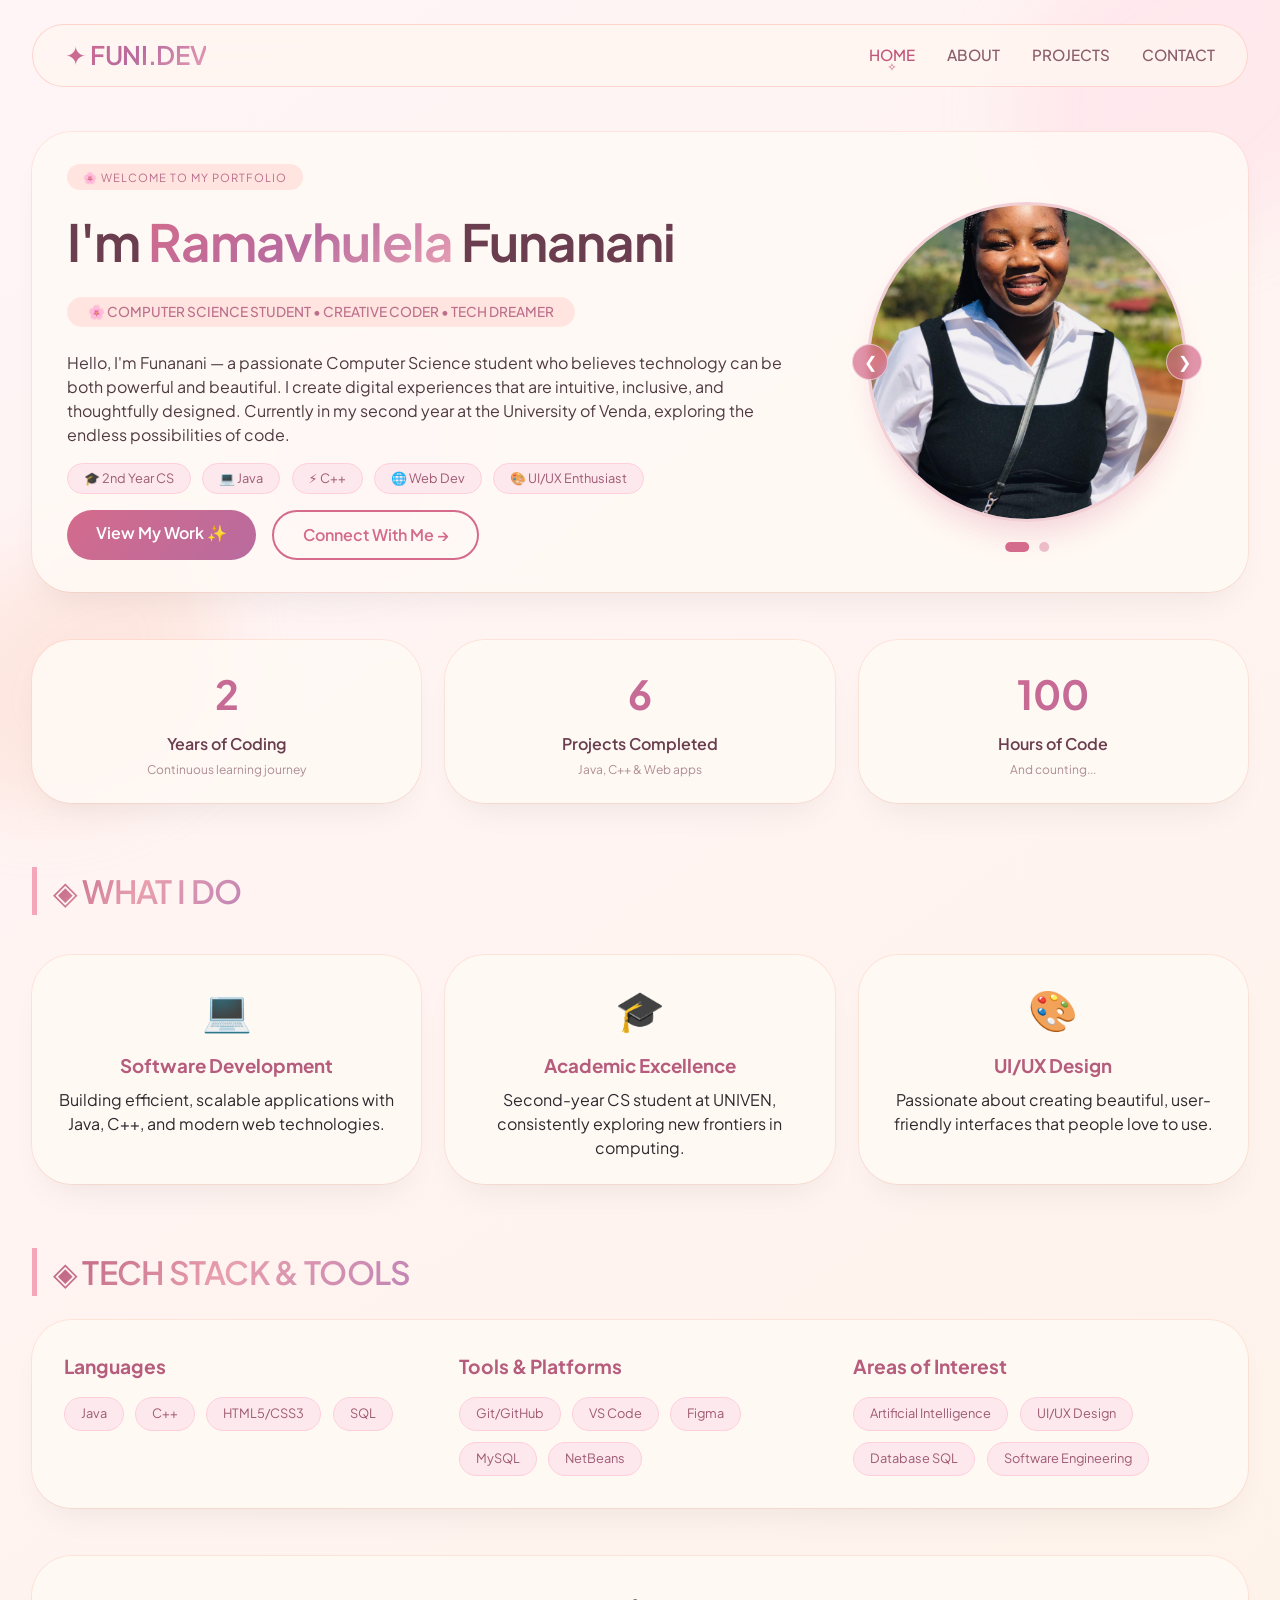
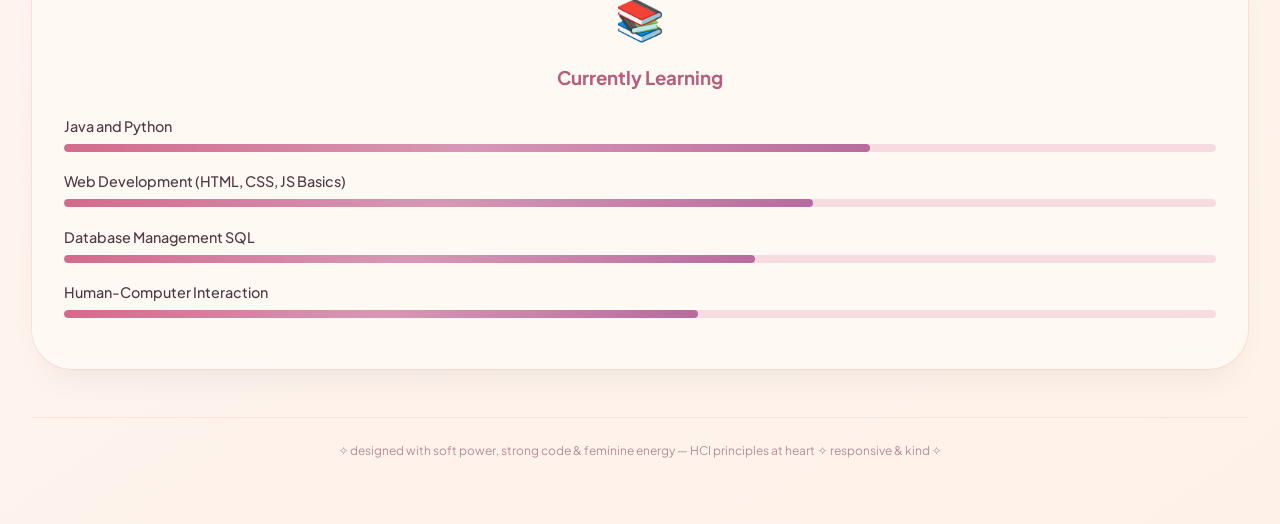
<file: index.html>
<!DOCTYPE html>
<html lang="en">
<head>
  <meta charset="UTF-8">
  <meta name="viewport" content="width=device-width, initial-scale=1.0, user-scalable=yes">
  <title>Ramavhulela Funanani | Home</title>
  <link rel="stylesheet" href="css/style.css">
  <link href="https://fonts.googleapis.com/css2?family=Plus+Jakarta+Sans:wght@300;400;500;600;700;800&family=Quicksand:wght@300;400;500;600;700&family=Inter:wght@300;400;500;600;700&display=swap" rel="stylesheet">
</head>
<body>
  <div class="petal petal1"></div>
  <div class="petal petal2"></div>
  <div class="petal petal3"></div>

  <div class="container">
    <nav>
      <div class="logo">✦ FUNI.DEV</div>
      <div class="nav-links">
        <a href="index.html" class="active">HOME</a>
        <a href="about.html">ABOUT</a>
        <a href="projects.html">PROJECTS</a>
        <a href="contact.html">CONTACT</a>
      </div>
      <div class="menu-toggle" id="menuToggle">☰</div>
    </nav>

    <!-- Hero Section with Round Image Slider -->
    <section id="home">
      <div class="velvet-card hero-bloom">
        <div class="hero-text">
          <div class="greeting-badge animate-fade-in">🌸 WELCOME TO MY PORTFOLIO</div>
          <h1 class="animate-slide-up">I'm <span class="gradient-text">Ramavhulela</span> Funanani</h1>
          <div class="flower-tag animate-fade-in-delay">🌸 COMPUTER SCIENCE STUDENT • CREATIVE CODER • TECH DREAMER</div>
          <div class="hero-bio animate-slide-up-delay">
            Hello, I'm Funanani — a passionate Computer Science student who believes technology can be both powerful and beautiful. I create digital experiences that are intuitive, inclusive, and thoughtfully designed. Currently in my second year at the University of Venda, exploring the endless possibilities of code.
          </div>
          <div class="hero-badges animate-fade-in">
            <span class="badge">🎓 2nd Year CS</span>
            <span class="badge">💻 Java</span>
            <span class="badge">⚡ C++</span>
            <span class="badge">🌐 Web Dev</span>
            <span class="badge">🎨 UI/UX Enthusiast</span>
          </div>
          <div class="hero-buttons animate-slide-up">
            <a href="projects.html" class="cta-btn primary">View My Work ✨</a>
            <a href="contact.html" class="cta-btn secondary">Connect With Me →</a>
          </div>
        </div>
        
        <!-- Round Image Slider - Larger & Interchanging -->
        <div class="hero-photo">
          <div class="round-slider-container">
            <div class="round-slider" id="heroSlider">
              <div class="round-slide active">
                <div class="round-image-frame">
                  <img src="images/pic1.jpeg" alt="Ramavhulela Funanani Portrait" class="round-image" onerror="this.src='https://images.unsplash.com/photo-1580489944761-15a19d654956?w=400&h=400&fit=crop'">
                  <div class="image-overlay">
                    <span class="overlay-text">Dream. Code. Create.</span>
                  </div>
                </div>
              </div>
              <div class="round-slide">
                <div class="round-image-frame">
                  <img src="images/pic2.jpeg" alt="Ramavhulela Coding" class="round-image" onerror="this.src='https://images.unsplash.com/photo-1515378960530-7c0da6231fb1?w=400&h=400&fit=crop'">
                  <div class="image-overlay">
                    <span class="overlay-text">Code with Passion</span>
                  </div>
                </div>
              </div>
            </div>
            <button class="round-slider-btn round-prev" aria-label="Previous">❮</button>
            <button class="round-slider-btn round-next" aria-label="Next">❯</button>
            <div class="round-slider-dots" id="heroDots">
              <span class="round-dot active"></span>
              <span class="round-dot"></span>
            </div>
          </div>
        </div>
      </div>
    </section>

    <!-- Quick Stats Section with Animations -->
    <section class="stats-section">
      <div class="stats-grid">
        <div class="stat-card velvet-card animate-on-scroll">
          <div class="stat-number" data-target="2">0</div>
          <div class="stat-label">Years of Coding</div>
          <div class="stat-desc">Continuous learning journey</div>
        </div>
        <div class="stat-card velvet-card animate-on-scroll">
          <div class="stat-number" data-target="6">0</div>
          <div class="stat-label">Projects Completed</div>
          <div class="stat-desc">Java, C++ & Web apps</div>
        </div>
       
        <div class="stat-card velvet-card animate-on-scroll">
          <div class="stat-number" data-target="100">0<span style="font-size:1.5rem;">+</span></div>
          <div class="stat-label">Hours of Code</div>
          <div class="stat-desc">And counting...</div>
        </div>
      </div>
    </section>

    <!-- What I Do - Highlights -->
    <section class="highlights">
      <h2 class="section-title animate-on-scroll">◈ WHAT I DO</h2>
      <div class="highlights-grid">
        <div class="highlight-card velvet-card animate-on-scroll">
          <div class="highlight-icon">💻</div>
          <h3>Software Development</h3>
          <p>Building efficient, scalable applications with Java, C++, and modern web technologies.</p>
          <div class="hover-glow"></div>
        </div>
        <div class="highlight-card velvet-card animate-on-scroll">
          <div class="highlight-icon">🎓</div>
          <h3>Academic Excellence</h3>
          <p>Second-year CS student at UNIVEN, consistently exploring new frontiers in computing.</p>
          <div class="hover-glow"></div>
        </div>
        <div class="highlight-card velvet-card animate-on-scroll">
          <div class="highlight-icon">🎨</div>
          <h3>UI/UX Design</h3>
          <p>Passionate about creating beautiful, user-friendly interfaces that people love to use.</p>
          <div class="hover-glow"></div>
        </div>
      </div>
    </section>

    <!-- Tech Stack Section -->
    <section class="tech-stack-section">
      <h2 class="section-title animate-on-scroll">◈ TECH STACK & TOOLS</h2>
      <div class="velvet-card tech-grid animate-on-scroll">
        <div class="tech-category">
          <h3>Languages</h3>
          <div class="tech-items">
            <span class="tech-item">Java</span>
            <span class="tech-item">C++</span>
            <span class="tech-item">HTML5/CSS3</span>
            <span class="tech-item">SQL</span>
          </div>
        </div>
        <div class="tech-category">
          <h3>Tools & Platforms</h3>
          <div class="tech-items">
            <span class="tech-item">Git/GitHub</span>
            <span class="tech-item">VS Code</span>
            <span class="tech-item">Figma</span>
            <span class="tech-item">MySQL</span>
            <span class="tech-item">NetBeans</span>
          </div>
        </div>
        <div class="tech-category">
          <h3>Areas of Interest</h3>
          <div class="tech-items">
            <span class="tech-item">Artificial Intelligence</span>
            <span class="tech-item">UI/UX Design</span>
            <span class="tech-item">Database SQL</span>
            <span class="tech-item">Software Engineering</span>
          </div>
        </div>
      </div>
    </section>

    <!-- Currently Learning Section -->
    <section class="learning-section">
      <div class="velvet-card learning-card animate-on-scroll">
        <div class="learning-icon">📚</div>
        <h3>Currently Learning</h3>
        <div class="learning-items">
          <div class="learning-item">
            <span class="learning-name">Java and Python</span>
            <div class="progress-bar"><div class="progress" style="width: 70%"></div></div>
          </div>
          <div class="learning-item">
            <span class="learning-name">Web Development (HTML, CSS, JS Basics)</span>
            <div class="progress-bar"><div class="progress" style="width: 65%"></div></div>
          </div>
          <div class="learning-item">
            <span class="learning-name">Database Management SQL</span>
            <div class="progress-bar"><div class="progress" style="width: 60%"></div></div>
          </div>
          <div class="learning-item">
            <span class="learning-name">Human-Computer Interaction</span>
            <div class="progress-bar"><div class="progress" style="width: 55%"></div></div>
          </div>
        </div>
      </div>
    </section>

    <footer>
      <p>✧ designed with soft power, strong code & feminine energy — HCI principles at heart ✧ responsive & kind ✧</p>
    </footer>
  </div>

  <script src="js/script.js"></script>
</body>
</html>
</file>
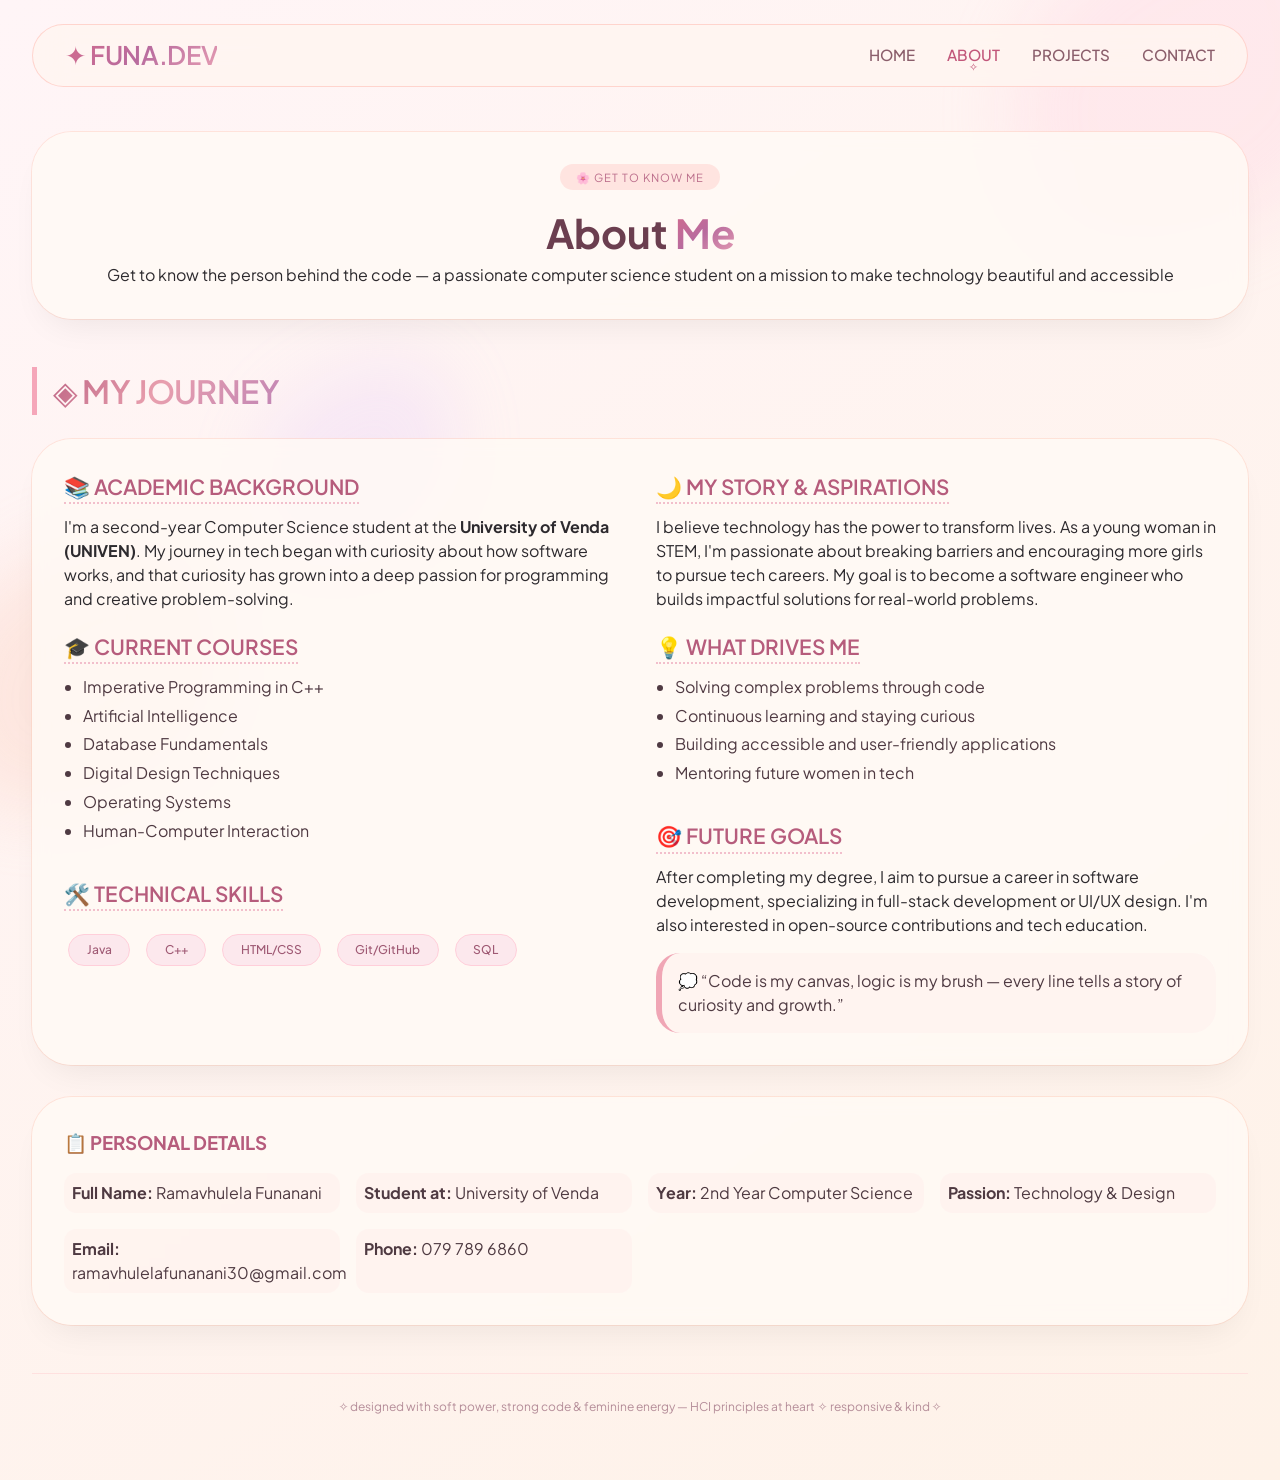
<file: about.html>
<!DOCTYPE html>
<html lang="en">
<head>
  <meta charset="UTF-8">
  <meta name="viewport" content="width=device-width, initial-scale=1.0, user-scalable=yes">
  <title>Ramavhulela Funanani | About Me</title>
  <link rel="stylesheet" href="css/style.css">
  <link href="https://fonts.googleapis.com/css2?family=Plus+Jakarta+Sans:wght@300;400;500;600;700;800&family=Quicksand:wght@300;400;500;600;700&display=swap" rel="stylesheet">
</head>
<body>
  <div class="petal petal1"></div>
  <div class="petal petal2"></div>
  <div class="petal petal3"></div>

  <div class="container">
    <nav>
      <div class="logo">✦ FUNA.DEV</div>
      <div class="nav-links">
        <a href="index.html">HOME</a>
        <a href="about.html" class="active">ABOUT</a>
        <a href="projects.html">PROJECTS</a>
        <a href="contact.html">CONTACT</a>
      </div>
      <div class="menu-toggle" id="menuToggle">☰</div>
    </nav>

    <!-- About Hero -->
    <section>
      <div class="velvet-card about-hero no-slider">
        <div class="about-hero-text full-width">
          <div class="greeting-badge">🌸 GET TO KNOW ME</div>
          <h1>About <span class="gradient-text">Me</span></h1>
          <p>Get to know the person behind the code — a passionate computer science student on a mission to make technology beautiful and accessible</p>
        </div>
      </div>
    </section>

    <!-- Main About Content -->
    <section>
      <h2 class="section-title">◈ MY JOURNEY</h2>
      <div class="velvet-card about-petals">
        <div class="about-section">
          <h3>📚 ACADEMIC BACKGROUND</h3>
          <p>I'm a second-year Computer Science student at the <strong>University of Venda (UNIVEN)</strong>. My journey in tech began with curiosity about how software works, and that curiosity has grown into a deep passion for programming and creative problem-solving.</p>
          
          <h3 style="margin-top: 1.2rem;">🎓 CURRENT COURSES</h3>
          <ul>
            <li>Imperative Programming in C++</li>
            <li>Artificial Intelligence</li>
            <li>Database Fundamentals</li>
            <li>Digital Design Techniques</li>
            <li>Operating Systems</li>
            <li>Human-Computer Interaction</li>
          </ul>

          <h3 style="margin-top: 1.2rem;">🛠️ TECHNICAL SKILLS</h3>
          <div class="skill-cloud">
            <span class="skill-badge-soft">Java</span>
            <span class="skill-badge-soft">C++</span>
            <span class="skill-badge-soft">HTML/CSS</span>
            <span class="skill-badge-soft">Git/GitHub</span>
            <span class="skill-badge-soft">SQL</span>
        
          </div>
        </div>
        <div class="about-section">
          <h3>🌙 MY STORY & ASPIRATIONS</h3>
          <p>I believe technology has the power to transform lives. As a young woman in STEM, I'm passionate about breaking barriers and encouraging more girls to pursue tech careers. My goal is to become a software engineer who builds impactful solutions for real-world problems.</p>
          
          <h3 style="margin-top: 1.2rem;">💡 WHAT DRIVES ME</h3>
          <ul>
            <li>Solving complex problems through code</li>
            <li>Continuous learning and staying curious</li>
            <li>Building accessible and user-friendly applications</li>
            <li>Mentoring future women in tech</li>
          </ul>

          <h3 style="margin-top: 1.2rem;">🎯 FUTURE GOALS</h3>
          <p>After completing my degree, I aim to pursue a career in software development, specializing in full-stack development or UI/UX design. I'm also interested in open-source contributions and tech education.</p>
          
          <div class="goal-dream">
            💭 “Code is my canvas, logic is my brush — every line tells a story of curiosity and growth.”
          </div>
        </div>
      </div>
    </section>

    <!-- Personal Info Card -->
    <section>
      <div class="velvet-card personal-info">
        <h3 style="color:#b65c7c; margin-bottom: 1rem;">📋 PERSONAL DETAILS</h3>
        <div class="info-grid">
          <div class="info-item"><strong>Full Name:</strong> Ramavhulela Funanani</div>
          <div class="info-item"><strong>Student at:</strong> University of Venda</div>
          <div class="info-item"><strong>Year:</strong> 2nd Year Computer Science</div>
          <div class="info-item"><strong>Passion:</strong> Technology & Design</div>
          <div class="info-item"><strong>Email:</strong> ramavhulelafunanani30@gmail.com</div>
          <div class="info-item"><strong>Phone:</strong> 079 789 6860</div>
        </div>
      </div>
    </section>

    <footer>
      <p>✧ designed with soft power, strong code & feminine energy — HCI principles at heart ✧ responsive & kind ✧</p>
    </footer>
  </div>

  <script src="js/script.js"></script>
</body>
</html>
</file>
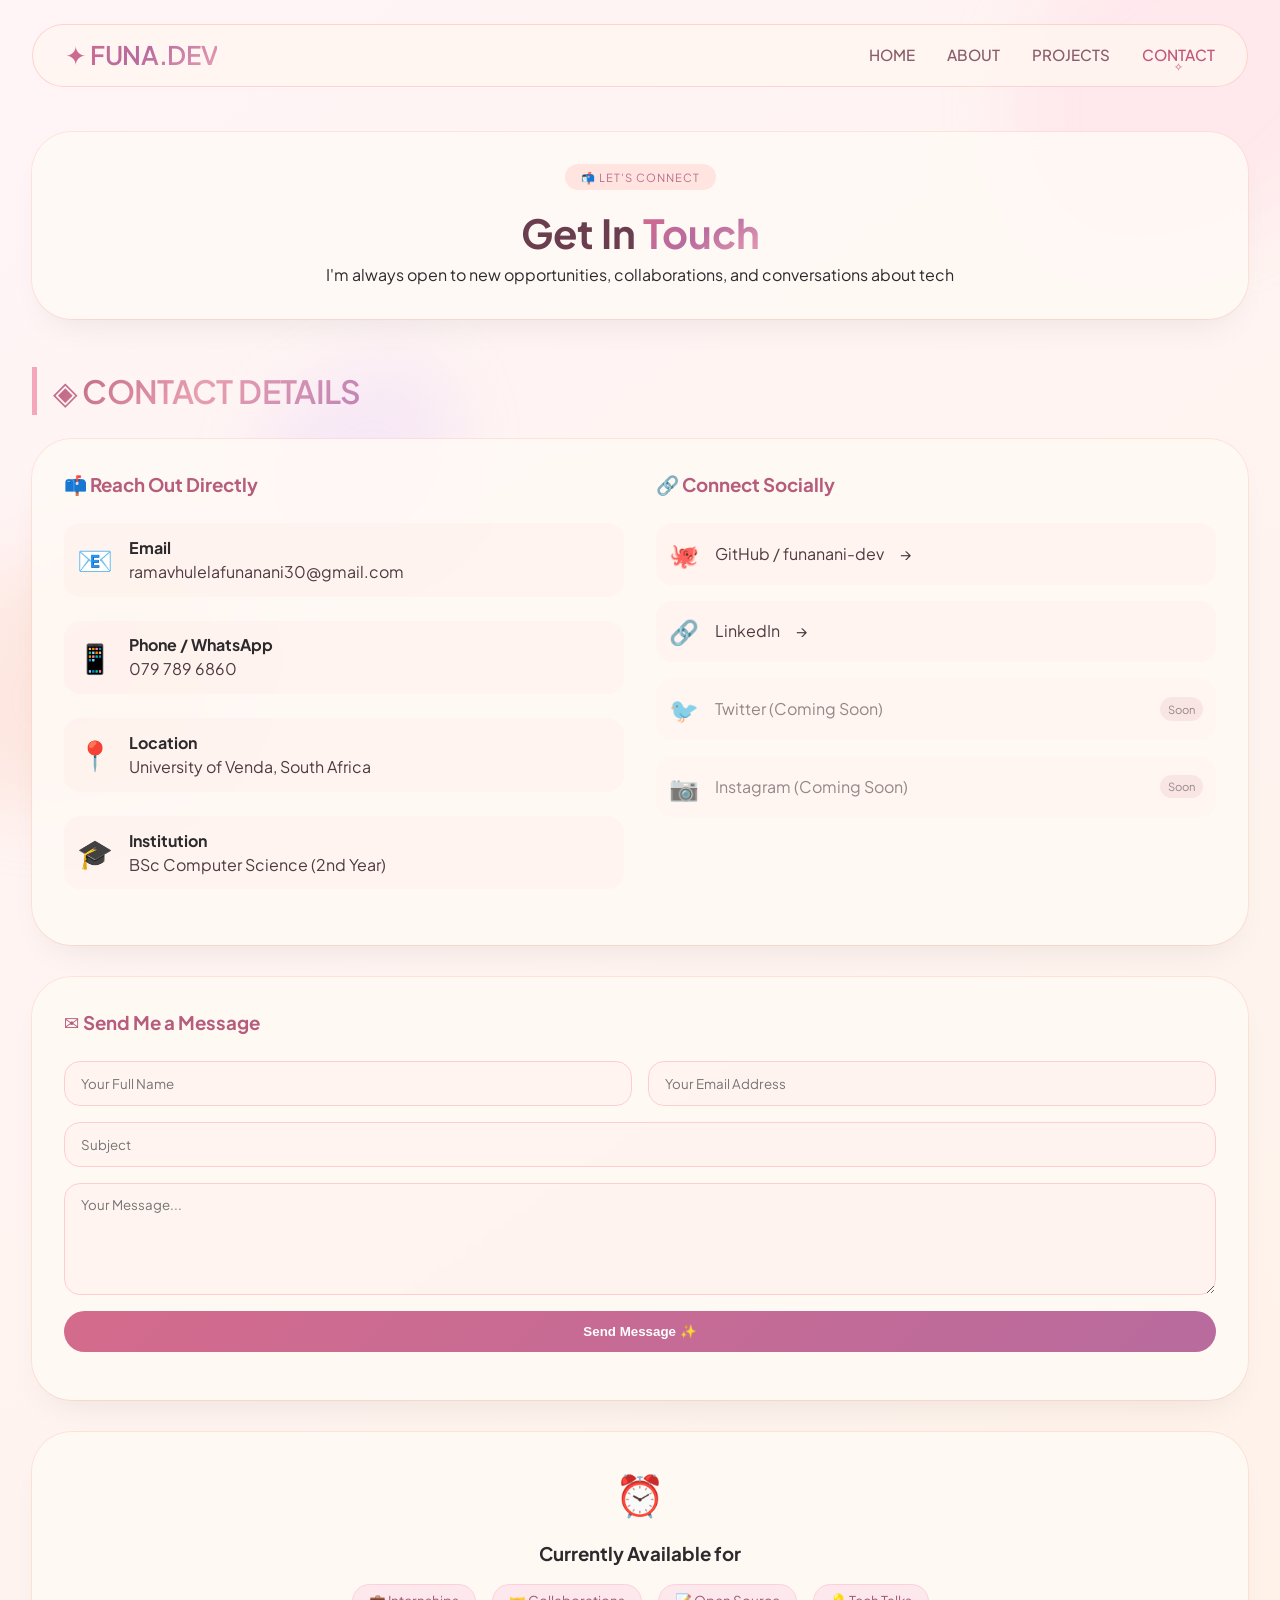
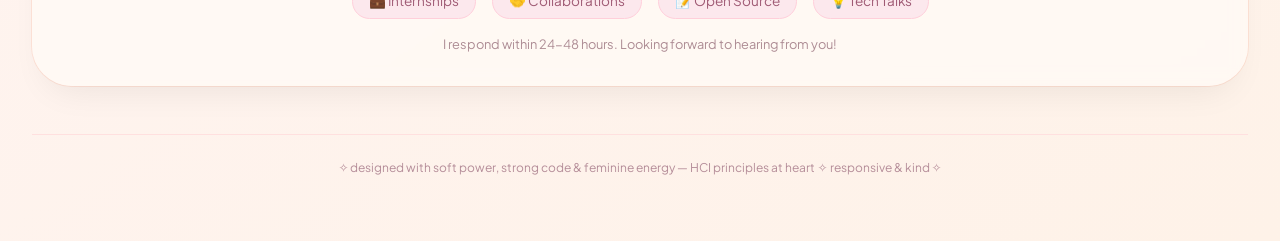
<file: contact.html>
<!DOCTYPE html>
<html lang="en">
<head>
  <meta charset="UTF-8">
  <meta name="viewport" content="width=device-width, initial-scale=1.0, user-scalable=yes">
  <title>Ramavhulela Funanani | Contact</title>
  <link rel="stylesheet" href="css/style.css">
  <link href="https://fonts.googleapis.com/css2?family=Plus+Jakarta+Sans:wght@300;400;500;600;700;800&family=Quicksand:wght@300;400;500;600;700&display=swap" rel="stylesheet">
</head>
<body>
  <div class="petal petal1"></div>
  <div class="petal petal2"></div>
  <div class="petal petal3"></div>

  <div class="container">
    <nav>
      <div class="logo">✦ FUNA.DEV</div>
      <div class="nav-links">
        <a href="index.html">HOME</a>
        <a href="about.html">ABOUT</a>
        <a href="projects.html">PROJECTS</a>
        <a href="contact.html" class="active">CONTACT</a>
      </div>
      <div class="menu-toggle" id="menuToggle">☰</div>
    </nav>

    <!-- Contact Hero -->
    <section>
      <div class="velvet-card contact-hero no-slider">
        <div class="contact-hero-text full-width">
          <div class="greeting-badge">📬 LET'S CONNECT</div>
          <h1>Get In <span class="gradient-text">Touch</span></h1>
          <p>I'm always open to new opportunities, collaborations, and conversations about tech</p>
        </div>
      </div>
    </section>

    <!-- Contact Information -->
    <section>
      <h2 class="section-title">◈ CONTACT DETAILS</h2>
      <div class="contact-grid velvet-card">
        <div class="contact-info-card">
          <h3 style="color:#b65c7c; margin-bottom: 1.5rem;">📫 Reach Out Directly</h3>
          
          <div class="contact-detail-item">
            <div class="contact-icon">📧</div>
            <div>
              <strong>Email</strong>
              <a href="mailto:ramavhulelafunanani30@gmail.com" class="contact-value">ramavhulelafunanani30@gmail.com</a>
            </div>
          </div>
          
          <div class="contact-detail-item">
            <div class="contact-icon">📱</div>
            <div>
              <strong>Phone / WhatsApp</strong>
              <span class="contact-value">079 789 6860</span>
            </div>
          </div>
          
          <div class="contact-detail-item">
            <div class="contact-icon">📍</div>
            <div>
              <strong>Location</strong>
              <span class="contact-value">University of Venda, South Africa</span>
            </div>
          </div>
          
          <div class="contact-detail-item">
            <div class="contact-icon">🎓</div>
            <div>
              <strong>Institution</strong>
              <span class="contact-value">BSc Computer Science (2nd Year)</span>
            </div>
          </div>
        </div>    

        <div class="social-card">
          <h3 style="color:#b65c7c; margin-bottom: 1.5rem;">🔗 Connect Socially</h3>
          <div class="social-links-list">
            <a href="https://github.com/Funananiramavhulela" class="social-link" target="_blank">
              <span class="social-icon">🐙</span>
              <span>GitHub / funanani-dev</span>
              <span class="arrow">→</span>
            </a>
            <a href="https://www.linkedin.com/in/funanani-ramavhulela-1b3217402?utm_source=share_via&utm_content=profile&utm_medium=member_android" class="social-link" target="_blank">
              <span class="social-icon">🔗</span>
              <span>LinkedIn</span>
              <span class="arrow">→</span>
            </a>
            <a href="#" class="social-link coming-soon">
              <span class="social-icon">🐦</span>
              <span>Twitter (Coming Soon)</span>
              <span class="soon-badge">Soon</span>
            </a>
            <a href="#" class="social-link coming-soon">
              <span class="social-icon">📷</span>
              <span>Instagram (Coming Soon)</span>
              <span class="soon-badge">Soon</span>
            </a>
          </div>
        </div>
      </div>
    </section>

    <!-- Contact Form -->
    <div class="velvet-card form-container">
      <h3 style="color:#b65c7c; margin-bottom: 1.5rem;">✉️ Send Me a Message</h3>
      <form id="contactForm" class="contact-form">
        <div class="form-row">
          <input type="text" id="formName" placeholder="Your Full Name" required>
          <input type="email" id="formEmail" placeholder="Your Email Address" required>
        </div>
        <input type="text" id="formSubject" placeholder="Subject">
        <textarea id="formMessage" rows="5" placeholder="Your Message..."></textarea>
        <button type="submit" class="submit-btn">Send Message ✨</button>
      </form>
      <div id="formStatus" class="form-status"></div>
    </div>

    <!-- Availability Section -->
    <div class="velvet-card availability-card">
      <div class="availability-icon">⏰</div>
      <h3>Currently Available for</h3>
      <div class="availability-tags">
        <span>💼 Internships</span>
        <span>🤝 Collaborations</span>
        <span>📝 Open Source</span>
        <span>💡 Tech Talks</span>
      </div>
      <p class="availability-note">I respond within 24-48 hours. Looking forward to hearing from you!</p>
    </div>

    <footer>
      <p>✧ designed with soft power, strong code & feminine energy — HCI principles at heart ✧ responsive & kind ✧</p>
    </footer>
  </div>

  <script src="js/script.js"></script>
</body>
</html>
</file>
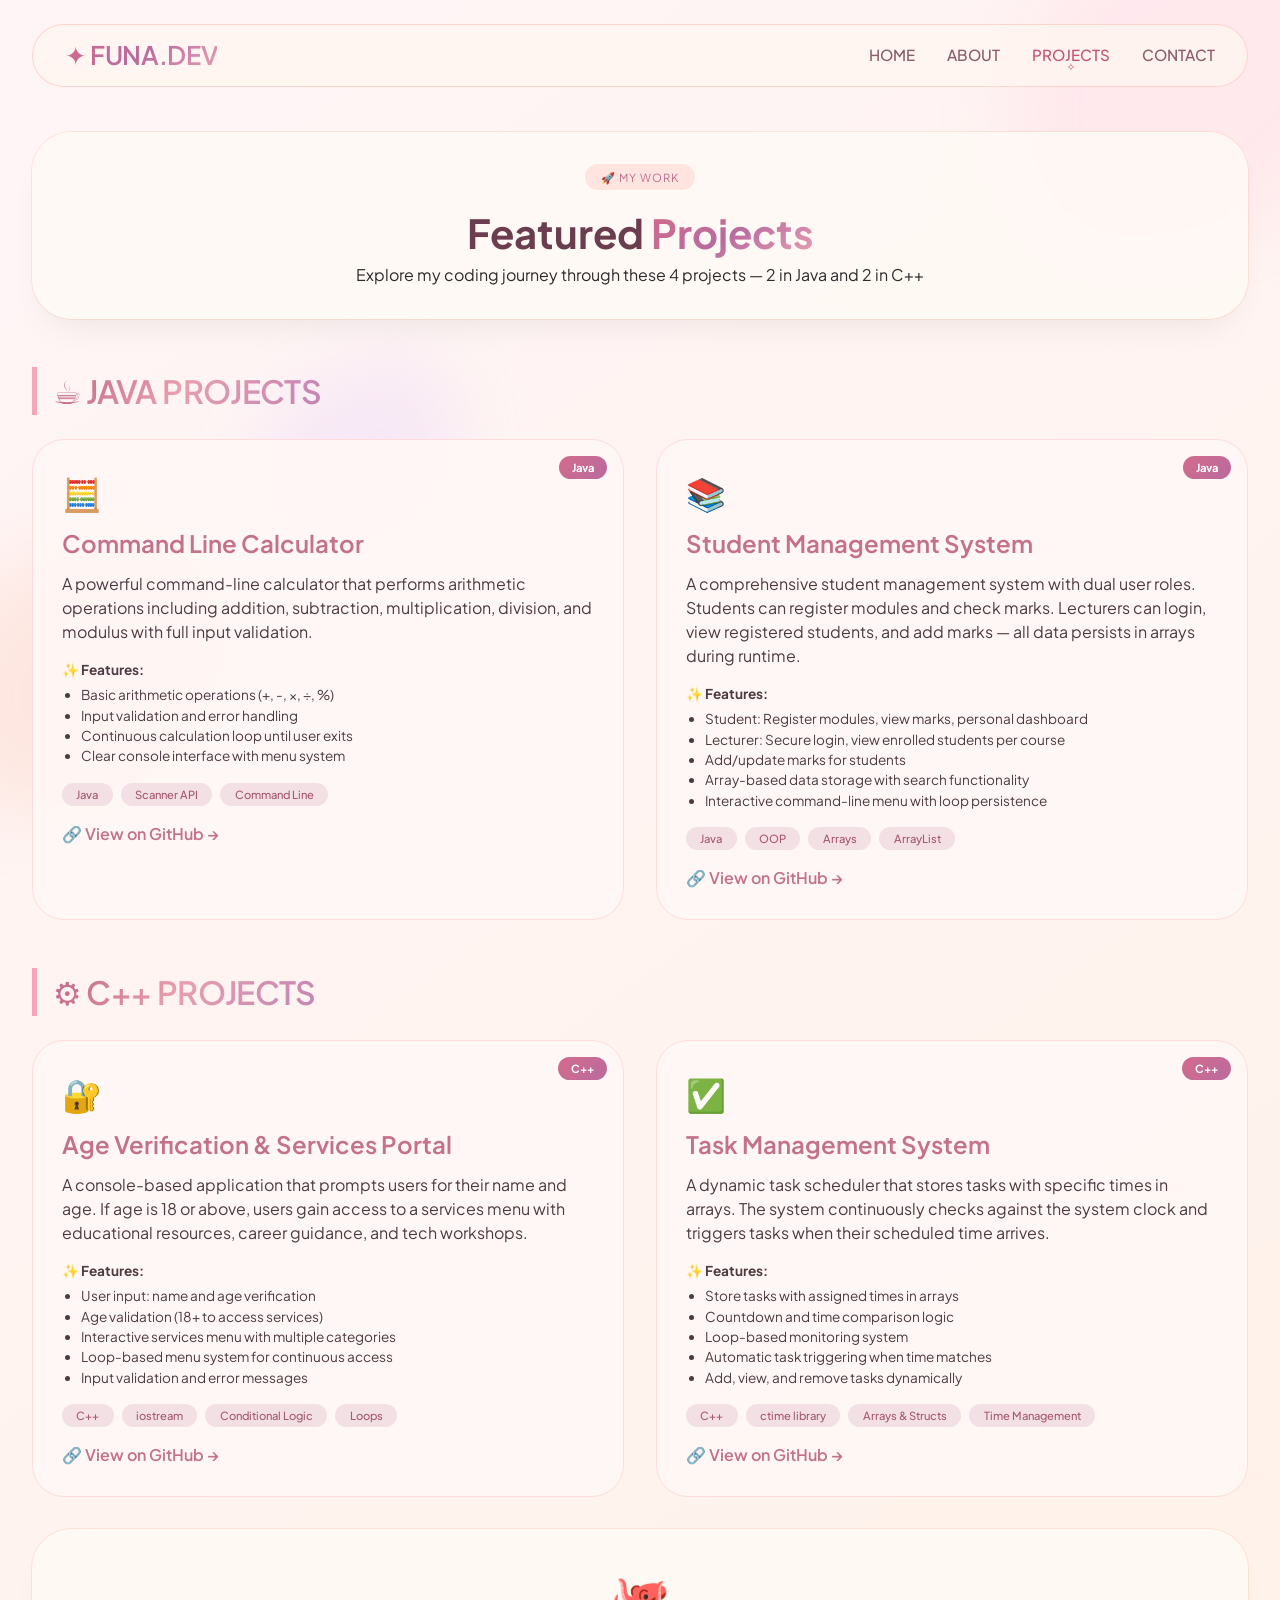
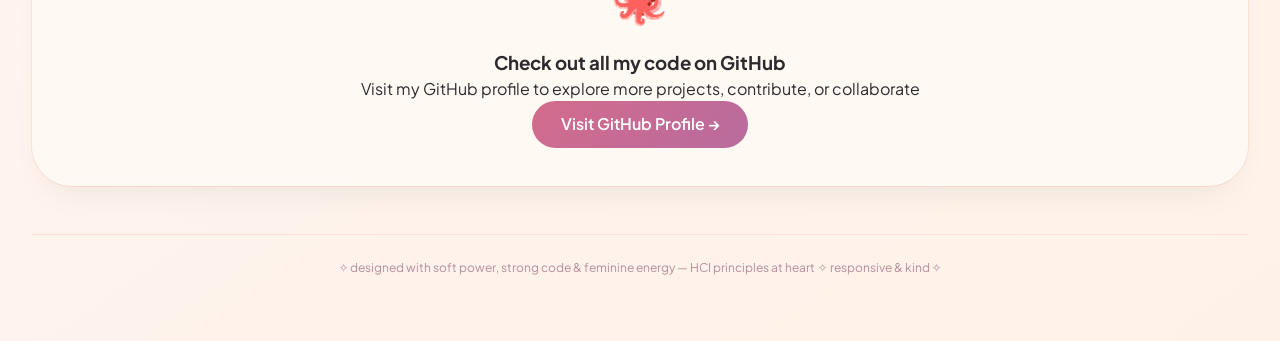
<file: projects.html>
<!DOCTYPE html>
<html lang="en">
<head>
  <meta charset="UTF-8">
  <meta name="viewport" content="width=device-width, initial-scale=1.0, user-scalable=yes">
  <title>Ramavhulela Funanani | Projects</title>
  <link rel="stylesheet" href="css/style.css">
  <link href="https://fonts.googleapis.com/css2?family=Plus+Jakarta+Sans:wght@300;400;500;600;700;800&family=Quicksand:wght@300;400;500;600;700&display=swap" rel="stylesheet">
</head>
<body>
  <div class="petal petal1"></div>
  <div class="petal petal2"></div>
  <div class="petal petal3"></div>

  <div class="container">
    <nav>
      <div class="logo">✦ FUNA.DEV</div>
      <div class="nav-links">
        <a href="index.html">HOME</a>
        <a href="about.html">ABOUT</a>
        <a href="projects.html" class="active">PROJECTS</a>
        <a href="contact.html">CONTACT</a>
      </div>
      <div class="menu-toggle" id="menuToggle">☰</div>
    </nav>

    <!-- Projects Hero -->
    <section>
      <div class="velvet-card projects-hero no-slider">
        <div class="projects-hero-text full-width">
          <div class="greeting-badge">🚀 MY WORK</div>
          <h1>Featured <span class="gradient-text">Projects</span></h1>
          <p>Explore my coding journey through these 4 projects — 2 in Java and 2 in C++</p>
        </div>
      </div>
    </section>

    <!-- Java Projects Section -->
    <section>
      <h2 class="section-title">☕ JAVA PROJECTS</h2>
      <div class="projects-girly">
        
        <div class="dream-card">
          <div class="project-badge">Java</div>
          <div class="project-icon">🧮</div>
          <h3>Command Line Calculator</h3>
          <p class="project-desc">A powerful command-line calculator that performs arithmetic operations including addition, subtraction, multiplication, division, and modulus with full input validation.</p>
          
          <div class="project-features-list">
            <strong>✨ Features:</strong>
            <ul>
              <li>Basic arithmetic operations (+, -, ×, ÷, %)</li>
              <li>Input validation and error handling</li>
              <li>Continuous calculation loop until user exits</li>
              <li>Clear console interface with menu system</li>
            </ul>
          </div>
          
          <div class="tool-list">
            <span>Java</span>
            <span>Scanner API</span>
            <span>Command Line</span>
          </div>
          
          <a href="https://github.com/Funananiramavhulela/Java-Calculator.git" class="project-link" target="_blank">🔗 View on GitHub →</a>
        </div>

        <div class="dream-card">
          <div class="project-badge">Java</div>
          <div class="project-icon">📚</div>
          <h3>Student Management System</h3>
          <p class="project-desc">A comprehensive student management system with dual user roles. Students can register modules and check marks. Lecturers can login, view registered students, and add marks — all data persists in arrays during runtime.</p>
          
          <div class="project-features-list">
            <strong>✨ Features:</strong>
            <ul>
              <li>Student: Register modules, view marks, personal dashboard</li>
              <li>Lecturer: Secure login, view enrolled students per course</li>
              <li>Add/update marks for students</li>
              <li>Array-based data storage with search functionality</li>
              <li>Interactive command-line menu with loop persistence</li>
            </ul>
          </div>
          
          <div class="tool-list">
            <span>Java</span>
            <span>OOP</span>
            <span>Arrays</span>
            <span>ArrayList</span>
          </div>
          
          <a href="https://github.com/Funananiramavhulela/Java-Student-Management-System.git" class="project-link" target="_blank">🔗 View on GitHub →</a>
        </div>
      </div>
    </section>

    <!-- C++ Projects Section -->
    <section>
      <h2 class="section-title">⚙️ C++ PROJECTS</h2>
      <div class="projects-girly">
        
        <div class="dream-card">
          <div class="project-badge">C++</div>
          <div class="project-icon">🔐</div>
          <h3>Age Verification & Services Portal</h3>
          <p class="project-desc">A console-based application that prompts users for their name and age. If age is 18 or above, users gain access to a services menu with educational resources, career guidance, and tech workshops.</p>
          
          <div class="project-features-list">
            <strong>✨ Features:</strong>
            <ul>
              <li>User input: name and age verification</li>
              <li>Age validation (18+ to access services)</li>
              <li>Interactive services menu with multiple categories</li>
              <li>Loop-based menu system for continuous access</li>
              <li>Input validation and error messages</li>
            </ul>
          </div>
          
          <div class="tool-list">
            <span>C++</span>
            <span>iostream</span>
            <span>Conditional Logic</span>
            <span>Loops</span>
          </div>
          
          <a href="https://github.com/Funananiramavhulela/AgeVerifier.git" class="project-link" target="_blank">🔗 View on GitHub →</a>
        </div>

        <div class="dream-card">
          <div class="project-badge">C++</div>
          <div class="project-icon">✅</div>
          <h3>Task Management System</h3>
          <p class="project-desc">A dynamic task scheduler that stores tasks with specific times in arrays. The system continuously checks against the system clock and triggers tasks when their scheduled time arrives.</p>
          
          <div class="project-features-list">
            <strong>✨ Features:</strong>
            <ul>
              <li>Store tasks with assigned times in arrays</li>
              <li>Countdown and time comparison logic</li>
              <li>Loop-based monitoring system</li>
              <li>Automatic task triggering when time matches</li>
              <li>Add, view, and remove tasks dynamically</li>
            </ul>
          </div>
          
          <div class="tool-list">
            <span>C++</span>
            <span>ctime library</span>
            <span>Arrays & Structs</span>
            <span>Time Management</span>
          </div>
          
          <a href="https://github.com/Funananiramavhulela/Task-Manager.git" class="project-link" target="_blank">🔗 View on GitHub →</a>
        </div>
      </div>
    </section>

    <!-- GitHub Section -->
    <div class="github-section">
      <div class="velvet-card github-card">
        <div class="github-icon">🐙</div>
        <h3>Check out all my code on GitHub</h3>
        <p>Visit my GitHub profile to explore more projects, contribute, or collaborate</p>
        <a href="https://github.com/Funananiramavhulela" class="cta-btn primary" target="_blank">Visit GitHub Profile →</a>
      </div>
    </div>

    <footer>
      <p>✧ designed with soft power, strong code & feminine energy — HCI principles at heart ✧ responsive & kind ✧</p>
    </footer>
  </div>

  <script src="js/script.js"></script>
</body>
</html>
</file>
<file: css/style.css>
* {
  margin: 0;
  padding: 0;
  box-sizing: border-box;
}

body {
  font-family: 'Plus Jakarta Sans', 'Quicksand', 'Inter', system-ui, sans-serif;
  background: linear-gradient(145deg, #fff5f7 0%, #fef2e8 100%);
  color: #2d2a2e;
  line-height: 1.5;
  scroll-behavior: smooth;
  overflow-x: hidden;
}

/* delicate floating petals */
.petal {
  position: fixed;
  background: radial-gradient(circle, #ffb7c5, #ffd6e0);
  border-radius: 80% 20% 70% 30% / 60% 50% 50% 40%;
  opacity: 0.25;
  pointer-events: none;
  z-index: 0;
  filter: blur(35px);
  animation: float 8s infinite ease-in-out;
}

@keyframes float {
  0% {
    transform: translateY(0px);
  }
  50% {
    transform: translateY(-10px);
  }
  100% {
    transform: translateY(0px);
  }
}

.petal1 { width: 350px; height: 350px; top: -100px; right: -80px; background: #ffc8dd; }
.petal2 { width: 280px; height: 280px; bottom: 10%; left: -60px; background: #fbc8b5; opacity: 0.3; animation-delay: 2s; }
.petal3 { width: 200px; height: 200px; top: 40%; left: 20%; background: #d9b8ff; opacity: 0.2; animation-delay: 4s; }

.container {
  max-width: 1280px;
  margin: 0 auto;
  padding: 1.5rem 2rem 4rem;
  position: relative;
  z-index: 10;
}

/* soft velvet cards */
.velvet-card {
  background: rgba(255, 250, 245, 0.85);
  backdrop-filter: blur(8px);
  border-radius: 2.5rem;
  box-shadow: 0 18px 35px -15px rgba(0, 0, 0, 0.08), 0 0 0 1px rgba(255, 200, 180, 0.4);
  transition: all 0.3s ease;
}

.velvet-card:hover {
  transform: translateY(-3px);
  box-shadow: 0 25px 40px -18px rgba(0, 0, 0, 0.12), 0 0 0 1px #f5b0b0;
  background: rgba(255, 252, 248, 0.95);
}

/* navigation */
nav {
  display: flex;
  justify-content: space-between;
  align-items: center;
  flex-wrap: wrap;
  gap: 1rem;
  padding: 0.7rem 2rem;
  background: rgba(255, 245, 240, 0.8);
  backdrop-filter: blur(16px);
  border-radius: 4rem;
  margin-bottom: 2.8rem;
  border: 1px solid rgba(255, 180, 170, 0.5);
  position: sticky;
  top: 1rem;
  z-index: 100;
}

.logo {
  font-size: 1.6rem;
  font-weight: 600;
  background: linear-gradient(135deg, #d46b8c, #b86b9e, #e8a0b4);
  -webkit-background-clip: text;
  background-clip: text;
  color: transparent;
  letter-spacing: -0.3px;
}

.nav-links {
  display: flex;
  gap: 2rem;
  flex-wrap: wrap;
}

.nav-links a {
  color: #8b5e6b;
  text-decoration: none;
  font-weight: 520;
  font-size: 0.95rem;
  transition: 0.2s;
  position: relative;
}

.nav-links a::after {
  content: '✧';
  position: absolute;
  bottom: -12px;
  left: 50%;
  transform: translateX(-50%);
  opacity: 0;
  transition: 0.2s;
  font-size: 0.7rem;
}

.nav-links a:hover::after,
.nav-links a.active::after {
  opacity: 1;
  bottom: -8px;
}

.nav-links a:hover,
.nav-links a.active {
  color: #c2577a;
}

.menu-toggle {
  display: none;
  font-size: 1.8rem;
  cursor: pointer;
  color: #8b5e6b;
}

/* Section Title */
.section-title {
  font-size: 2rem;
  font-weight: 600;
  margin-bottom: 1.5rem;
  margin-top: 1rem;
  letter-spacing: -0.02em;
  display: inline-block;
  background: linear-gradient(125deg, #b85c7e, #e89fae, #c084b5);
  -webkit-background-clip: text;
  background-clip: text;
  color: transparent;
  border-left: 5px solid #f5a6b9;
  padding-left: 1rem;
}

.gradient-text {
  background: linear-gradient(145deg, #d46b8c, #b86b9e, #e8a0b4);
  -webkit-background-clip: text;
  background-clip: text;
  color: transparent;
}

/* Hero Section */
.hero-bloom {
  display: flex;
  flex-wrap: wrap;
  gap: 2rem;
  align-items: center;
  padding: 2rem 2.2rem;
}

.hero-text {
  flex: 2;
}

.greeting-badge {
  display: inline-block;
  background: #ffe4e0;
  padding: 0.3rem 1rem;
  border-radius: 2rem;
  font-size: 0.7rem;
  color: #bc6f8c;
  margin-bottom: 0.8rem;
  letter-spacing: 1px;
}

.hero-text h1 {
  font-size: 3.2rem;
  font-weight: 650;
  color: #6b3e4f;
  letter-spacing: -0.02em;
  margin-bottom: 0.4rem;
}

.flower-tag {
  display: inline-block;
  background: #ffe4e0;
  padding: 0.3rem 1.3rem;
  border-radius: 3rem;
  font-size: 0.85rem;
  color: #bc6f8c;
  font-weight: 500;
  margin: 0.7rem 0;
}

.hero-bio {
  margin-top: 0.8rem;
  font-size: 1rem;
  color: #4f3a42;
}

.hero-badges {
  display: flex;
  flex-wrap: wrap;
  gap: 0.7rem;
  margin: 1rem 0;
}

.badge {
  background: #fce8ed;
  border: 1px solid #ffcfda;
  padding: 0.3rem 1rem;
  border-radius: 2rem;
  font-size: 0.8rem;
  color: #9f5a74;
}

.hero-buttons {
  display: flex;
  gap: 1rem;
  flex-wrap: wrap;
  margin-top: 1rem;
}

.cta-btn {
  display: inline-block;
  padding: 0.7rem 1.8rem;
  border-radius: 3rem;
  text-decoration: none;
  font-weight: 600;
  transition: all 0.3s ease;
  cursor: pointer;
  position: relative;
  overflow: hidden;
}

.cta-btn::before {
  content: '';
  position: absolute;
  top: 50%;
  left: 50%;
  width: 0;
  height: 0;
  border-radius: 50%;
  background: rgba(255, 255, 255, 0.3);
  transform: translate(-50%, -50%);
  transition: width 0.4s, height 0.4s;
}

.cta-btn:hover::before {
  width: 200px;
  height: 200px;
}

.cta-btn.primary {
  background: linear-gradient(135deg, #d46b8c, #b86b9e);
  color: white;
  border: none;
}

.cta-btn.primary:hover {
  transform: translateY(-3px);
  box-shadow: 0 10px 25px -8px rgba(180, 107, 140, 0.4);
}

.cta-btn.secondary {
  background: transparent;
  border: 2px solid #d46b8c;
  color: #d46b8c;
}

.cta-btn.secondary:hover {
  background: rgba(212, 107, 140, 0.1);
  transform: translateY(-3px);
}

/* Round Image Slider Styles */
.hero-photo {
  flex: 1;
  display: flex;
  justify-content: center;
}

.round-slider-container {
  position: relative;
  width: 320px;
  height: 320px;
}

.round-slider {
  position: relative;
  width: 100%;
  height: 100%;
}

.round-slide {
  position: absolute;
  top: 0;
  left: 0;
  width: 100%;
  height: 100%;
  opacity: 0;
  transition: opacity 0.5s ease-in-out;
}

.round-slide.active {
  opacity: 1;
}

.round-image-frame {
  width: 100%;
  height: 100%;
  border-radius: 50%;
  overflow: hidden;
  box-shadow: 0 20px 35px -12px rgba(212, 107, 140, 0.3);
  border: 3px solid rgba(212, 107, 140, 0.3);
  transition: all 0.3s ease;
  position: relative;
  cursor: pointer;
}

.round-image-frame:hover {
  transform: scale(1.02);
  border-color: #d46b8c;
  box-shadow: 0 25px 40px -12px rgba(212, 107, 140, 0.4);
}

.round-image {
  width: 100%;
  height: 100%;
  object-fit: cover;
  display: block;
}

.image-overlay {
  position: absolute;
  bottom: 0;
  left: 0;
  right: 0;
  background: linear-gradient(transparent, rgba(212, 107, 140, 0.7));
  padding: 20px;
  text-align: center;
  opacity: 0;
  transition: opacity 0.3s ease;
}

.round-image-frame:hover .image-overlay {
  opacity: 1;
}

.overlay-text {
  color: white;
  font-size: 0.85rem;
  font-weight: 500;
  letter-spacing: 1px;
}

.round-slider-btn {
  position: absolute;
  top: 50%;
  transform: translateY(-50%);
  background: rgba(212, 107, 140, 0.7);
  backdrop-filter: blur(4px);
  border: 1px solid rgba(255, 255, 255, 0.5);
  color: white;
  cursor: pointer;
  width: 36px;
  height: 36px;
  border-radius: 50%;
  font-size: 1rem;
  transition: all 0.2s;
  z-index: 20;
  display: flex;
  align-items: center;
  justify-content: center;
}

.round-slider-btn:hover {
  background: #d46b8c;
  transform: translateY(-50%) scale(1.1);
}

.round-prev {
  left: -15px;
}

.round-next {
  right: -15px;
}

.round-slider-dots {
  position: absolute;
  bottom: -30px;
  left: 50%;
  transform: translateX(-50%);
  display: flex;
  gap: 0.6rem;
}

.round-dot {
  width: 10px;
  height: 10px;
  border-radius: 50%;
  background: rgba(212, 107, 140, 0.4);
  cursor: pointer;
  transition: all 0.2s;
}

.round-dot.active {
  background: #d46b8c;
  width: 24px;
  border-radius: 10px;
}

/* Text Animations */
@keyframes fadeIn {
  from {
    opacity: 0;
    transform: translateY(10px);
  }
  to {
    opacity: 1;
    transform: translateY(0);
  }
}

@keyframes slideUp {
  from {
    opacity: 0;
    transform: translateY(30px);
  }
  to {
    opacity: 1;
    transform: translateY(0);
  }
}

.animate-fade-in {
  animation: fadeIn 0.6s ease forwards;
}

.animate-slide-up {
  animation: slideUp 0.6s ease forwards;
}

.animate-fade-in-delay {
  animation: fadeIn 0.6s ease 0.2s forwards;
  opacity: 0;
}

.animate-slide-up-delay {
  animation: slideUp 0.6s ease 0.3s forwards;
  opacity: 0;
}

/* Stats Section */
.stats-section {
  margin: 3rem 0;
}

.stats-grid {
  display: grid;
  grid-template-columns: repeat(auto-fit, minmax(200px, 1fr));
  gap: 1.5rem;
}

.stat-card {
  text-align: center;
  padding: 1.5rem;
  transition: transform 0.3s ease;
}

.stat-card:hover {
  transform: translateY(-5px);
}

.stat-number {
  font-size: 2.5rem;
  font-weight: 700;
  background: linear-gradient(135deg, #d46b8c, #b86b9e);
  -webkit-background-clip: text;
  background-clip: text;
  color: transparent;
  margin-bottom: 0.5rem;
  transition: all 0.3s ease;
}

.stat-card:hover .stat-number {
  transform: scale(1.05);
}

.stat-label {
  font-size: 1rem;
  font-weight: 600;
  color: #6b3e4f;
  margin-bottom: 0.3rem;
}

.stat-desc {
  font-size: 0.75rem;
  opacity: 0.7;
  color: #8b5e6b;
}

/* Highlights Section */
.highlights-grid {
  display: flex;
  flex-wrap: wrap;
  gap: 1.5rem;
  margin-top: 1rem;
}

.highlight-card {
  flex: 1;
  min-width: 200px;
  padding: 1.5rem;
  text-align: center;
  position: relative;
  overflow: hidden;
}

.highlight-icon {
  font-size: 2.5rem;
  margin-bottom: 0.8rem;
}

.highlight-card h3 {
  color: #b65c7c;
  margin-bottom: 0.5rem;
}

.hover-glow {
  position: absolute;
  top: 0;
  left: -100%;
  width: 100%;
  height: 100%;
  background: linear-gradient(90deg, transparent, rgba(212, 107, 140, 0.1), transparent);
  transition: left 0.5s ease;
}

.highlight-card:hover .hover-glow {
  left: 100%;
}

/* Tech Stack Section */
.tech-stack-section {
  margin: 3rem 0;
}

.tech-grid {
  display: grid;
  grid-template-columns: repeat(auto-fit, minmax(250px, 1fr));
  gap: 2rem;
  padding: 2rem;
}

.tech-category h3 {
  color: #b65c7c;
  margin-bottom: 1rem;
  font-size: 1.2rem;
}

.tech-items {
  display: flex;
  flex-wrap: wrap;
  gap: 0.7rem;
}

.tech-item {
  background: #fce8ed;
  border: 1px solid #ffcfda;
  padding: 0.4rem 1rem;
  border-radius: 2rem;
  font-size: 0.8rem;
  color: #9f5a74;
  transition: all 0.3s ease;
}

.tech-item:hover {
  transform: translateY(-3px) scale(1.02);
  background: #ffe0e8;
}

/* Learning Section */
.learning-section {
  margin: 3rem 0;
}

.learning-card {
  padding: 2rem;
}

.learning-icon {
  font-size: 2.5rem;
  text-align: center;
  margin-bottom: 1rem;
}

.learning-card h3 {
  text-align: center;
  margin-bottom: 1.5rem;
  color: #b65c7c;
}

.learning-item {
  margin-bottom: 1.2rem;
}

.learning-name {
  display: block;
  margin-bottom: 0.4rem;
  font-size: 0.9rem;
  font-weight: 500;
  color: #4f3a42;
}

.progress-bar {
  background: rgba(212, 107, 140, 0.2);
  border-radius: 1rem;
  height: 8px;
  overflow: hidden;
}

.progress {
  background: linear-gradient(90deg, #d46b8c, #b86b9e);
  border-radius: 1rem;
  height: 100%;
  width: 0%;
  transition: width 1.2s ease-out;
  position: relative;
  overflow: hidden;
}

.progress::after {
  content: '';
  position: absolute;
  top: 0;
  left: 0;
  right: 0;
  bottom: 0;
  background: linear-gradient(90deg, transparent, rgba(255, 255, 255, 0.3), transparent);
  animation: shimmer 1.5s infinite;
}

@keyframes shimmer {
  0% {
    transform: translateX(-100%);
  }
  100% {
    transform: translateX(100%);
  }
}

/* Scroll Reveal Animation */
.animate-on-scroll {
  opacity: 0;
  transform: translateY(30px);
  transition: opacity 0.6s ease, transform 0.6s ease;
}

.animate-on-scroll.revealed {
  opacity: 1;
  transform: translateY(0);
}

/* About Page */
.about-hero, .projects-hero, .contact-hero {
  display: flex;
  align-items: center;
  justify-content: center;
  padding: 2rem;
  margin-bottom: 2rem;
}

.about-hero-text, .projects-hero-text, .contact-hero-text {
  text-align: center;
  width: 100%;
}

.about-hero-text h1, .projects-hero-text h1, .contact-hero-text h1 {
  font-size: 2.5rem;
  color: #6b3e4f;
}

.about-petals {
  display: flex;
  flex-wrap: wrap;
  gap: 2rem;
  padding: 2rem;
}

.about-section {
  flex: 1;
}

.about-section h3 {
  font-size: 1.3rem;
  font-weight: 600;
  color: #b65c7c;
  margin-bottom: 0.7rem;
  display: inline-block;
  border-bottom: 2px dotted #f2bfcc;
}

.about-section ul {
  margin-left: 1.2rem;
  margin-bottom: 1rem;
  color: #4f3a42;
}

.about-section li {
  margin-bottom: 0.3rem;
}

.skill-cloud {
  display: flex;
  flex-wrap: wrap;
  gap: 0.5rem;
  margin-top: 0.5rem;
}

.skill-badge-soft {
  display: inline-block;
  background: #fce8ed;
  padding: 0.35rem 1.1rem;
  border-radius: 2rem;
  font-size: 0.75rem;
  font-weight: 500;
  color: #9f5a74;
  margin: 0.25rem;
  border: 1px solid #ffcfda;
}

.goal-dream {
  background: #fff4f0;
  padding: 1rem;
  border-radius: 1.5rem;
  margin-top: 1rem;
  border-left: 6px solid #f0a6b5;
  color: #4f3a42;
}

.personal-info {
  padding: 2rem;
  margin-top: 2rem;
}

.info-grid {
  display: grid;
  grid-template-columns: repeat(auto-fit, minmax(250px, 1fr));
  gap: 1rem;
}

.info-item {
  padding: 0.5rem;
  background: rgba(255, 240, 235, 0.5);
  border-radius: 0.8rem;
  color: #4f3a42;
}

/* Projects Page */
.projects-girly {
  display: flex;
  flex-wrap: wrap;
  gap: 2rem;
  margin-bottom: 2rem;
}

.dream-card {
  flex: 1;
  min-width: 300px;
  background: rgba(255, 248, 245, 0.9);
  border-radius: 2rem;
  padding: 1.8rem;
  transition: all 0.25s;
  border: 1px solid #ffdbdb;
  position: relative;
}

.dream-card:hover {
  background: #ffffff;
  border-color: #f7b5c2;
  transform: scale(1.01);
}

.project-badge {
  position: absolute;
  top: 1rem;
  right: 1rem;
  background: linear-gradient(135deg, #d46b8c, #b86b9e);
  padding: 0.2rem 0.8rem;
  border-radius: 2rem;
  font-size: 0.7rem;
  font-weight: bold;
  color: white;
}

.project-icon {
  font-size: 2rem;
  margin-bottom: 0.5rem;
}

.dream-card h3 {
  font-size: 1.5rem;
  font-weight: 630;
  color: #c4718b;
  margin-bottom: 0.5rem;
}

.project-desc {
  margin: 0.7rem 0;
  color: #4f3a42;
}

.project-features-list {
  margin: 1rem 0;
  font-size: 0.85rem;
  color: #4f3a42;
}

.project-features-list ul {
  margin-left: 1.2rem;
  margin-top: 0.3rem;
}

.tool-list {
  display: flex;
  flex-wrap: wrap;
  gap: 0.5rem;
  margin-top: 1rem;
}

.tool-list span {
  background: #f2e0e4;
  padding: 0.2rem 0.9rem;
  border-radius: 2rem;
  font-size: 0.7rem;
  font-weight: 500;
  color: #a75973;
}

.project-link {
  display: inline-block;
  color: #c4718b;
  text-decoration: none;
  font-weight: 600;
  margin-top: 1rem;
  transition: 0.2s;
}

.project-link:hover {
  color: #d46b8c;
  transform: translateX(5px);
}

.github-section {
  margin-top: 2rem;
}

.github-card {
  text-align: center;
  padding: 2rem;
}

.github-icon {
  font-size: 3rem;
  margin-bottom: 1rem;
}

/* Contact Page */
.contact-grid {
  display: flex;
  flex-wrap: wrap;
  gap: 2rem;
  padding: 2rem;
}

.contact-info-card, .social-card {
  flex: 1;
}

.contact-detail-item {
  display: flex;
  align-items: center;
  gap: 1rem;
  margin-bottom: 1.5rem;
  padding: 0.8rem;
  background: rgba(255, 240, 235, 0.5);
  border-radius: 1rem;
}

.contact-icon {
  font-size: 1.8rem;
}

.contact-value {
  display: block;
  color: #4f3a42;
  text-decoration: none;
}

.contact-value a {
  color: #4f3a42;
  text-decoration: none;
}

.social-links-list {
  display: flex;
  flex-direction: column;
  gap: 1rem;
}

.social-link {
  display: flex;
  align-items: center;
  gap: 1rem;
  padding: 0.8rem;
  background: rgba(255, 240, 235, 0.5);
  border-radius: 1rem;
  text-decoration: none;
  color: #4f3a42;
  transition: 0.2s;
}

.social-link:hover:not(.coming-soon) {
  background: #ffe0e8;
  transform: translateX(5px);
}

.social-icon {
  font-size: 1.5rem;
}

.coming-soon {
  opacity: 0.6;
  cursor: not-allowed;
}

.soon-badge {
  margin-left: auto;
  font-size: 0.7rem;
  padding: 0.2rem 0.5rem;
  background: rgba(212, 107, 140, 0.2);
  border-radius: 1rem;
}

.form-container {
  padding: 2rem;
  margin-top: 2rem;
}

.contact-form {
  display: flex;
  flex-direction: column;
  gap: 1rem;
}

.form-row {
  display: flex;
  gap: 1rem;
  flex-wrap: wrap;
}

.form-row input {
  flex: 1;
}

.contact-form input, .contact-form textarea {
  background: rgba(255, 240, 235, 0.5);
  border: 1px solid #ffcdcd;
  border-radius: 1rem;
  padding: 0.8rem 1rem;
  color: #2d2a2e;
  font-family: inherit;
}

.contact-form input:focus, .contact-form textarea:focus {
  outline: none;
  border-color: #d46b8c;
}

.submit-btn {
  background: linear-gradient(135deg, #d46b8c, #b86b9e);
  border: none;
  padding: 0.8rem 1.5rem;
  border-radius: 2rem;
  color: white;
  font-weight: 600;
  cursor: pointer;
  transition: 0.2s;
}

.submit-btn:hover {
  transform: scale(1.02);
  box-shadow: 0 0 20px rgba(212, 107, 140, 0.3);
}

.form-status {
  margin-top: 1rem;
  text-align: center;
}

.availability-card {
  text-align: center;
  padding: 2rem;
  margin-top: 2rem;
}

.availability-icon {
  font-size: 2.5rem;
  margin-bottom: 1rem;
}

.availability-tags {
  display: flex;
  flex-wrap: wrap;
  justify-content: center;
  gap: 1rem;
  margin: 1rem 0;
}

.availability-tags span {
  background: #fce8ed;
  border: 1px solid #ffcfda;
  padding: 0.4rem 1rem;
  border-radius: 2rem;
  font-size: 0.85rem;
  color: #9f5a74;
}

.availability-note {
  font-size: 0.8rem;
  opacity: 0.7;
  color: #8b5e6b;
  margin-top: 1rem;
}

/* Footer */
footer {
  text-align: center;
  margin-top: 3rem;
  padding-top: 1.5rem;
  font-size: 0.75rem;
  color: #b58d99;
  border-top: 1px solid #ffe0df;
}

/* Mobile Responsive */
@media (max-width: 768px) {
  .container {
    padding: 1rem;
  }
  
  .menu-toggle {
    display: block;
  }
  
  .nav-links {
    display: none;
    width: 100%;
    flex-direction: column;
    align-items: center;
    gap: 1rem;
    padding: 1rem 0;
  }
  
  .nav-links.show {
    display: flex;
  }
  
  .hero-bloom {
    flex-direction: column;
    text-align: center;
    padding: 1.5rem;
  }
  
  .hero-text h1 {
    font-size: 2rem;
  }
  
  .section-title {
    font-size: 1.5rem;
  }
  
  .hero-buttons {
    justify-content: center;
  }
  
  .stats-grid {
    grid-template-columns: repeat(2, 1fr);
    gap: 1rem;
  }
  
  .tech-grid {
    gap: 1rem;
    padding: 1rem;
  }
  
  .about-petals {
    flex-direction: column;
    padding: 1.5rem;
  }
  
  .projects-girly {
    flex-direction: column;
  }
  
  .dream-card {
    min-width: 100%;
  }
  
  .contact-grid {
    flex-direction: column;
    padding: 1.5rem;
  }
  
  .form-row {
    flex-direction: column;
  }
  
  .info-grid {
    grid-template-columns: 1fr;
  }
  
  /* Round slider mobile adjustments */
  .round-slider-container {
    width: 260px;
    height: 260px;
    margin: 0 auto;
  }
  
  .round-slider-btn {
    width: 30px;
    height: 30px;
    font-size: 0.8rem;
  }
  
  .round-prev {
    left: -10px;
  }
  
  .round-next {
    right: -10px;
  }
  
  .overlay-text {
    font-size: 0.7rem;
  }
}

/* For very small devices (phones under 480px) */
@media (max-width: 480px) {
  .round-slider-container {
    width: 220px;
    height: 220px;
  }
  
  .hero-text h1 {
    font-size: 1.6rem;
  }
  
  .stats-grid {
    gap: 0.8rem;
  }
  
  .stat-number {
    font-size: 1.8rem;
  }
  
  .container {
    padding: 1rem;
  }
}
</file>
